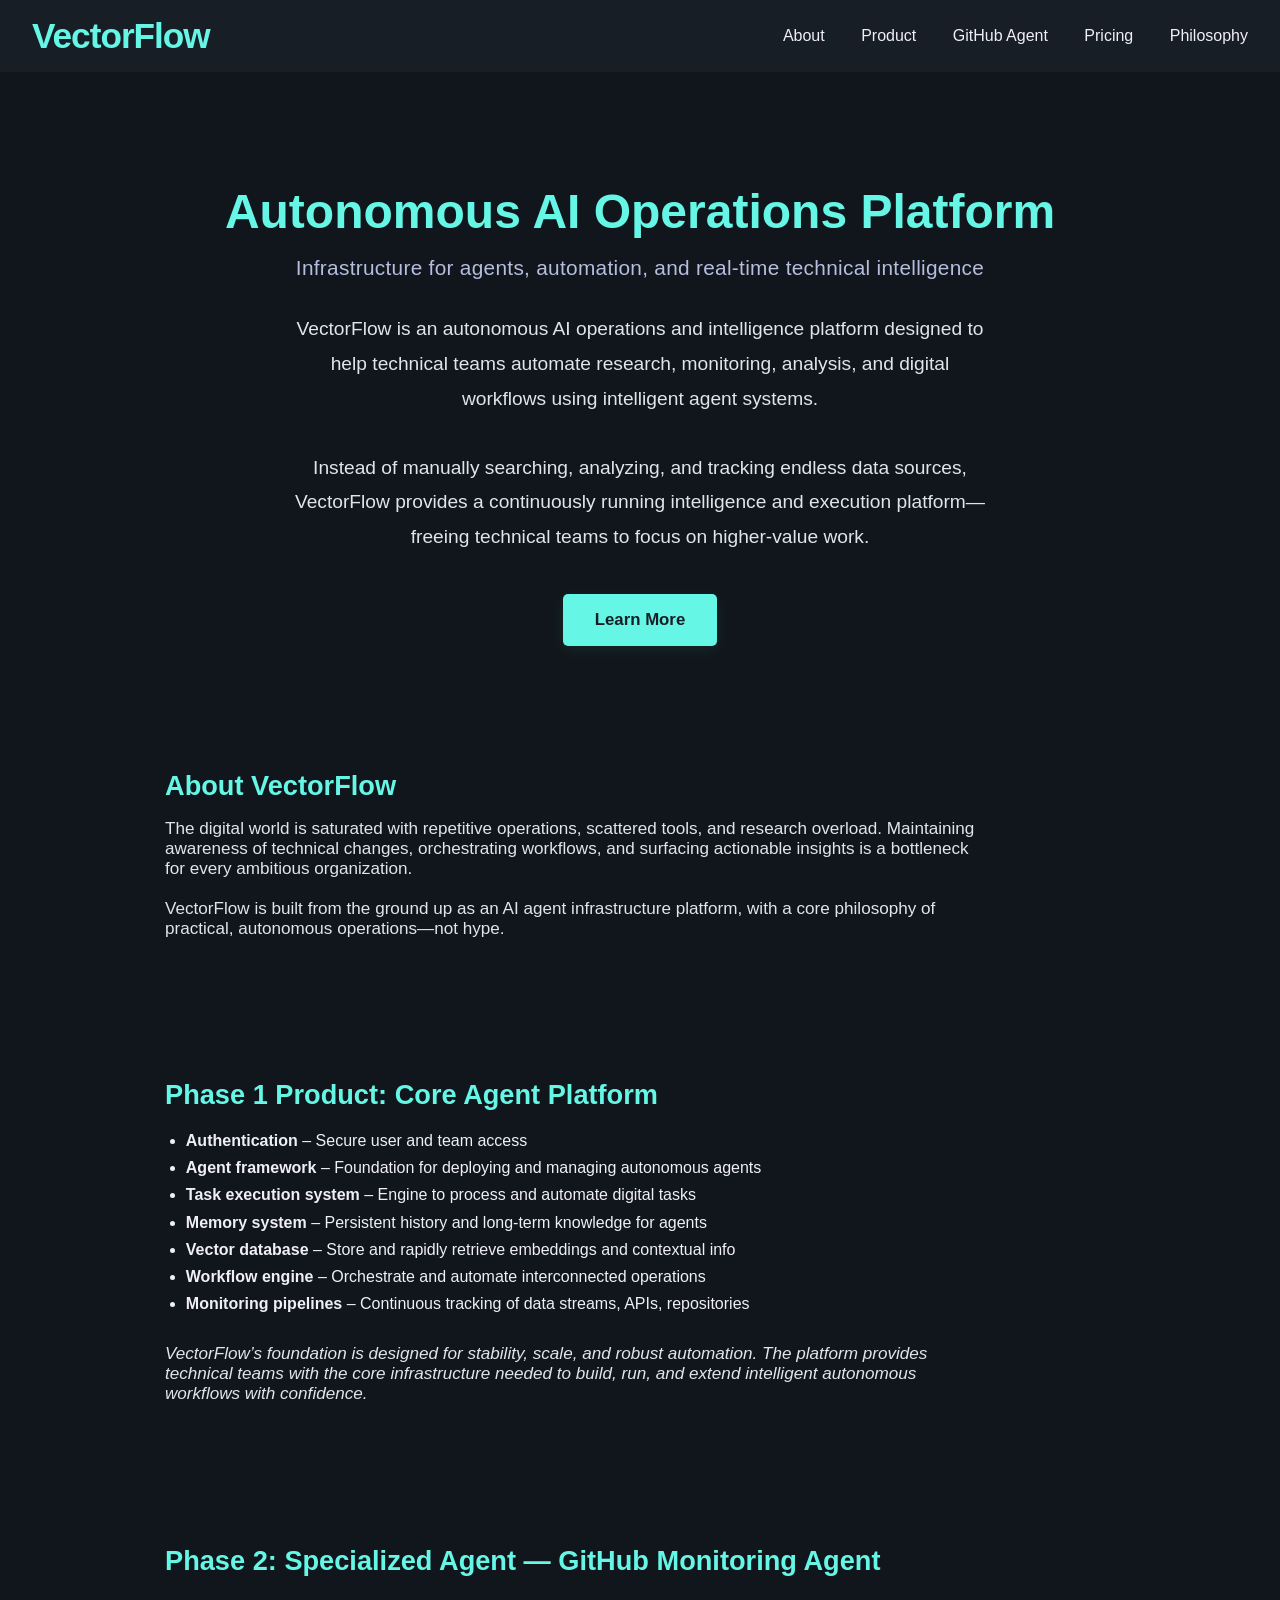
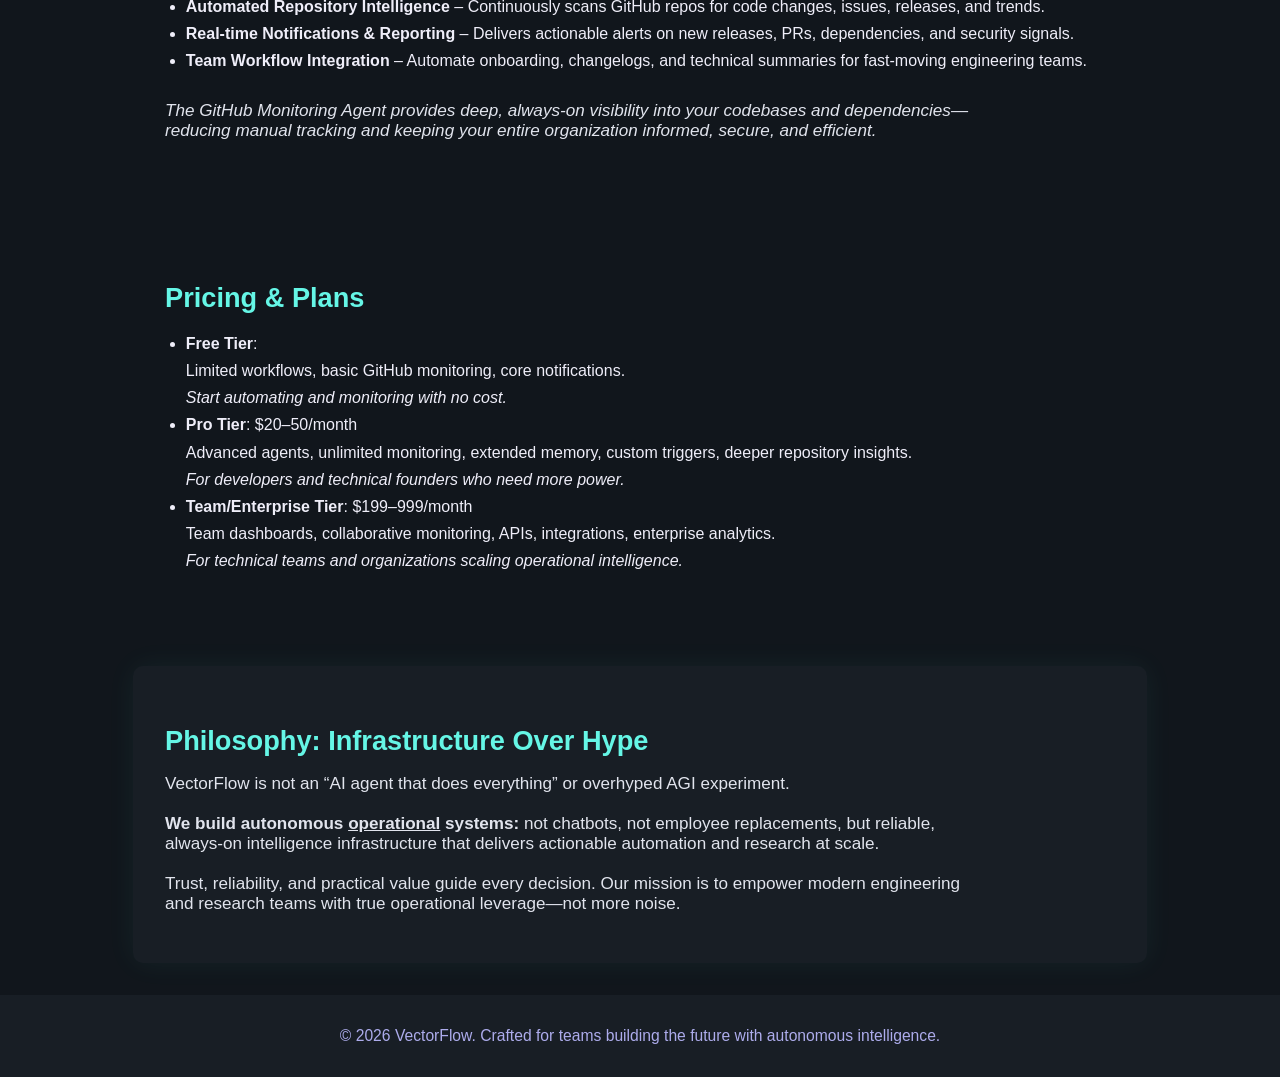
<file: index.html>
<!DOCTYPE html>
<html lang="en">
<head>
  <meta charset="UTF-8">
  <title>VectorFlow – Autonomous AI Operations Platform</title>
  <meta name="description" content="VectorFlow is an autonomous AI operations and intelligence platform empowering technical teams to automate research, monitoring, analysis, and digital workflows using intelligent agent systems.">
  <meta name="viewport" content="width=device-width, initial-scale=1">
  <link rel="icon" href="favicon.ico" type="image/x-icon">
  <style>
    body {
      font-family: 'Inter', Arial, sans-serif;
      margin: 0;
      background: #11161c;
      color: #efeef9;
    }
    header {
      background: #181e25;
      padding: 1rem 2rem;
      display: flex;
      align-items: center;
      justify-content: space-between;
    }
    .logo {
      font-size: 2.2rem;
      font-weight: 700;
      color: #65f6e6;
      letter-spacing: -1px;
    }
    nav a {
      color: #efeef9;
      text-decoration: none;
      margin-left: 2rem;
      font-weight: 500;
      transition: color 0.2s;
    }
    nav a:hover { color: #65f6e6; }
    .hero {
      padding: 5rem 2rem 2rem 2rem;
      text-align: center;
    }
    .hero h1 {
      font-size: 3rem;
      color: #65f6e6;
      margin-bottom: 1rem;
    }
    .hero h2 {
      font-size: 1.3rem;
      font-weight: 400;
      color: #b5bede;
      margin-bottom: 2rem;
      letter-spacing: 0.3px;
    }
    .hero p {
      font-size: 1.2rem;
      max-width: 700px;
      margin: 0 auto 2.5rem auto;
      color: #e1e4ed;
      line-height: 1.8;
    }
    .cta {
      display: inline-block;
      background: #65f6e6;
      color: #181e25;
      font-weight: 700;
      padding: 1rem 2rem;
      border-radius: 5px;
      font-size: 1.05rem;
      text-decoration: none;
      box-shadow: 0 4px 16px rgba(80,250,214,0.08);
      transition: background 0.2s;
    }
    .cta:hover { background: #2de1a2; }
    section {
      padding: 4rem 2rem 2rem 2rem;
      max-width: 950px;
      margin: 0 auto;
    }
    section h3 {
      color: #65f6e6;
      margin-bottom: 1rem;
      font-weight: 700;
      font-size: 1.7rem;
    }
    section ul {
      padding-left: 1.3rem;
      line-height: 1.7;
      margin-bottom: 1.7rem;
    }
    section p {
      color: #e1e4ed;
      max-width: 820px;
      font-size: 1.07rem;
    }
    .philosophy {
      background: #181e25;
      border-radius: 10px;
      padding: 2rem;
      margin-top: 2rem;
      box-shadow: 0 0 30px rgba(80,250,214,0.06);
    }
    .footer {
      margin: 2rem 0 0 0;
      padding: 2rem 0;
      background: #181e25;
      text-align: center;
      color: #adacec;
      font-size: 0.98rem;
    }
    @media (max-width: 600px) {
      header { flex-direction: column; align-items: flex-start; gap: 1rem; }
      .hero, section { padding: 2.4rem 0.7rem 1.5rem 0.7rem; }
      .hero h1 { font-size: 2.1rem; }
      .hero h2 { font-size: 1rem; }
    }
  </style>
</head>
<body>
  <header>
    <div class="logo">VectorFlow</div>
    <nav>
      <a href="#about">About</a>
      <a href="#product">Product</a>
      <a href="#github-agent">GitHub Agent</a>
      <a href="#pricing">Pricing</a>
      <a href="#philosophy">Philosophy</a>
    </nav>
  </header>
  <main>
    <div class="hero">
      <h1>Autonomous AI Operations Platform</h1>
      <h2>Infrastructure for agents, automation, and real-time technical intelligence</h2>
      <p>
        VectorFlow is an autonomous AI operations and intelligence platform designed to help technical teams automate research, monitoring, analysis, and digital workflows using intelligent agent systems.
        <br><br>
        Instead of manually searching, analyzing, and tracking endless data sources, VectorFlow provides a continuously running intelligence and execution platform—freeing technical teams to focus on higher-value work.
      </p>
      <a class="cta" href="#product">Learn More</a>
    </div>
    <section id="about">
      <h3>About VectorFlow</h3>
      <p>
        The digital world is saturated with repetitive operations, scattered tools, and research overload. 
        Maintaining awareness of technical changes, orchestrating workflows, and surfacing actionable insights is a bottleneck for every ambitious organization.
        <br><br>
        VectorFlow is built from the ground up as an AI agent infrastructure platform, with a core philosophy of practical, autonomous operations—not hype. 
      </p>
    </section>
    <section id="product">
      <h3>Phase 1 Product: Core Agent Platform</h3>
      <ul>
        <li><strong>Authentication</strong> – Secure user and team access</li>
        <li><strong>Agent framework</strong> – Foundation for deploying and managing autonomous agents</li>
        <li><strong>Task execution system</strong> – Engine to process and automate digital tasks</li>
        <li><strong>Memory system</strong> – Persistent history and long-term knowledge for agents</li>
        <li><strong>Vector database</strong> – Store and rapidly retrieve embeddings and contextual info</li>
        <li><strong>Workflow engine</strong> – Orchestrate and automate interconnected operations</li>
        <li><strong>Monitoring pipelines</strong> – Continuous tracking of data streams, APIs, repositories</li>
      </ul>
      <p>
        <em>VectorFlow’s foundation is designed for stability, scale, and robust automation. The platform provides technical teams with the core infrastructure needed to build, run, and extend intelligent autonomous workflows with confidence.</em>
      </p>
    </section>
    <section id="github-agent">
      <h3>Phase 2: Specialized Agent — GitHub Monitoring Agent</h3>
      <ul>
        <li><strong>Automated Repository Intelligence</strong> – Continuously scans GitHub repos for code changes, issues, releases, and trends.</li>
        <li><strong>Real-time Notifications & Reporting</strong> – Delivers actionable alerts on new releases, PRs, dependencies, and security signals.</li>
        <li><strong>Team Workflow Integration</strong> – Automate onboarding, changelogs, and technical summaries for fast-moving engineering teams.</li>
      </ul>
      <p>
        <em>The GitHub Monitoring Agent provides deep, always-on visibility into your codebases and dependencies—reducing manual tracking and keeping your entire organization informed, secure, and efficient.</em>
      </p>
    </section>
    <section id="pricing">
      <h3>Pricing & Plans</h3>
      <ul>
        <li><strong>Free Tier</strong>:<br>Limited workflows, basic GitHub monitoring, core notifications.<br><i>Start automating and monitoring with no cost.</i></li>
        <li><strong>Pro Tier</strong>: $20–50/month<br>Advanced agents, unlimited monitoring, extended memory, custom triggers, deeper repository insights.<br><i>For developers and technical founders who need more power.</i></li>
        <li><strong>Team/Enterprise Tier</strong>: $199–999/month<br>Team dashboards, collaborative monitoring, APIs, integrations, enterprise analytics.<br><i>For technical teams and organizations scaling operational intelligence.</i></li>
      </ul>
    </section>
    <section id="philosophy" class="philosophy">
      <h3>Philosophy: Infrastructure Over Hype</h3>
      <p>
        VectorFlow is not an “AI agent that does everything” or overhyped AGI experiment.
        <br><br>
        <strong>We build autonomous <u>operational</u> systems:</strong>  
        not chatbots, not employee replacements, but reliable, always-on intelligence infrastructure that delivers actionable automation and research at scale.
        <br><br>
        Trust, reliability, and practical value guide every decision. Our mission is to empower modern engineering and research teams with true operational leverage—not more noise.
      </p>
    </section>
  </main>
  <footer class="footer">
    &copy; 2026 VectorFlow. Crafted for teams building the future with autonomous intelligence.
  </footer>
</body>
</html>
</file>
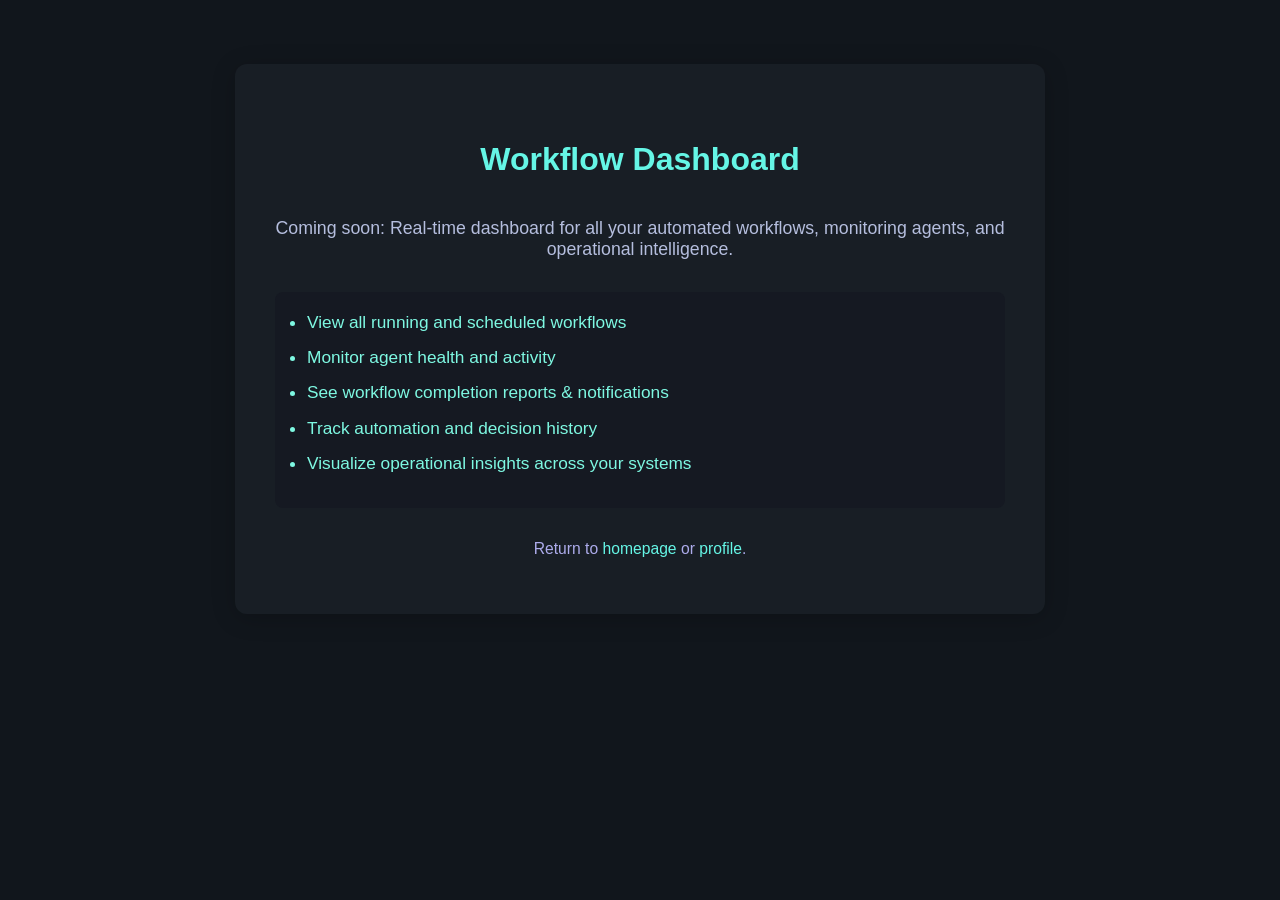
<file: dashboard.html>
<!DOCTYPE html>
<html lang="en">
<head>
  <meta charset="UTF-8">
  <title>Dashboard | VectorFlow</title>
  <meta name="description" content="Your VectorFlow workflow and automation dashboard.">
  <meta name="viewport" content="width=device-width, initial-scale=1">
  <link rel="icon" href="favicon.ico" type="image/x-icon">
  <style>
    body { background: #11161c; color: #efeef9; font-family: 'Inter', Arial, sans-serif; }
    .container { max-width: 730px; margin: 4rem auto 0 auto; background: #181e25; border-radius: 12px; box-shadow: 0 4px 24px #0003; padding: 3.5rem 2.5rem; }
    h1 { text-align: center; color: #65f6e6; font-size: 2rem; }
    .coming { color: #b5bede; text-align: center; margin: 2.5rem 0 1.5rem 0; font-size: 1.11rem; }
    ul { background: #151922; border-radius: 8px; padding: 1.2rem 2rem; margin: 2rem 0; }
    ul li { margin-bottom: 0.9rem; font-size: 1.08rem; color: #7ef8e2; }
    .note { color: #adacec; text-align: center; font-size: 0.98rem; margin: 2rem 0 0 0; }
    a { color: #65f6e6; text-decoration: none; }
    a:hover { text-decoration: underline; }
  </style>
</head>
<body>
  <div class="container">
    <h1>Workflow Dashboard</h1>
    <div class="coming">Coming soon: Real-time dashboard for all your automated workflows, monitoring agents, and operational intelligence.</div>
    <ul>
      <li>View all running and scheduled workflows</li>
      <li>Monitor agent health and activity</li>
      <li>See workflow completion reports & notifications</li>
      <li>Track automation and decision history</li>
      <li>Visualize operational insights across your systems</li>
    </ul>
    <div class="note">Return to <a href="index.html">homepage</a> or <a href="profile.html">profile</a>.</div>
  </div>
</body>
</html>
</file>
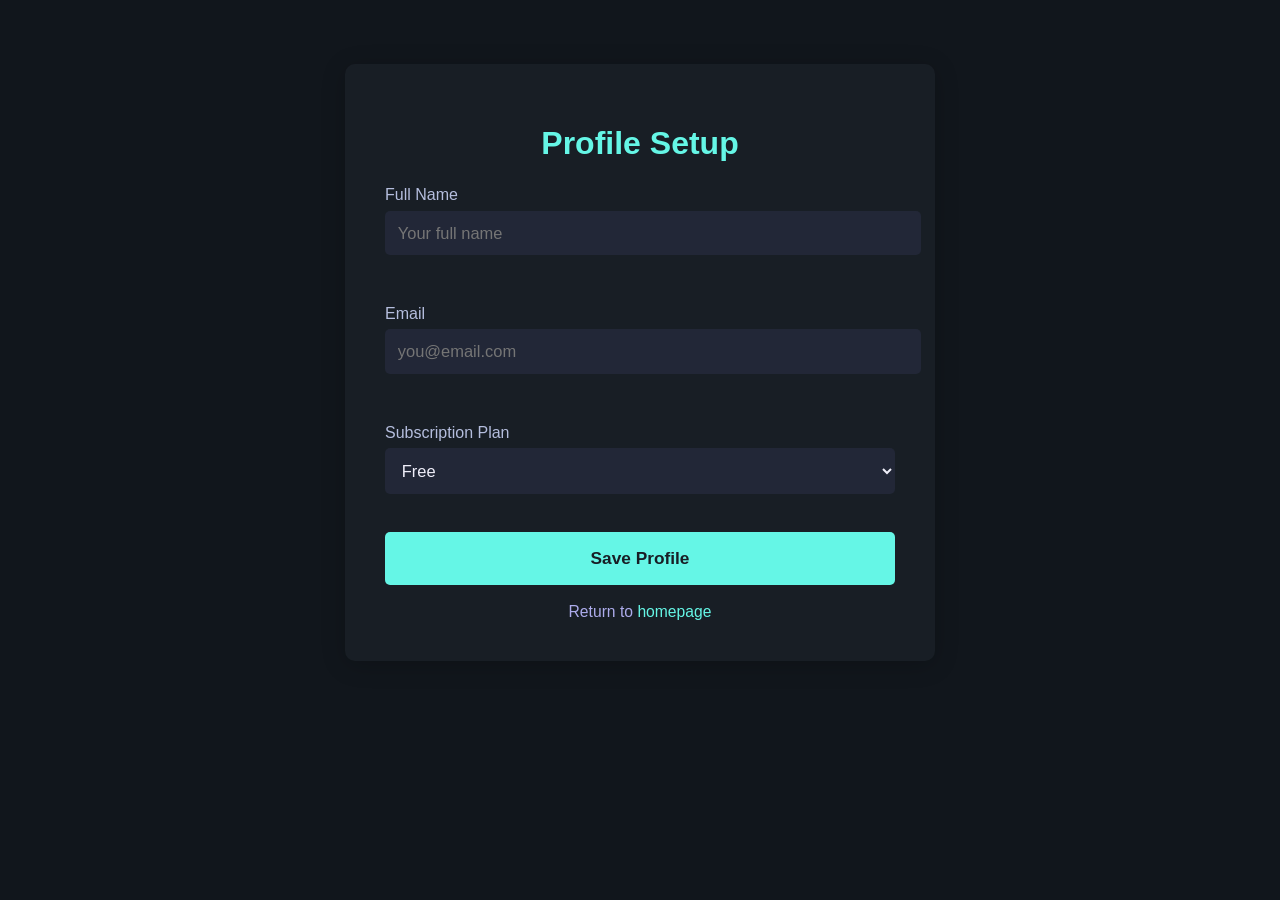
<file: profile.html>
<!DOCTYPE html>
<html lang="en">
<head>
  <meta charset="UTF-8">
  <title>Profile | VectorFlow</title>
  <meta name="description" content="Create your VectorFlow profile and select a subscription plan.">
  <meta name="viewport" content="width=device-width, initial-scale=1">
  <link rel="icon" href="favicon.ico" type="image/x-icon">
  <style>
    body { background: #11161c; color: #efeef9; font-family: 'Inter', Arial, sans-serif; padding: 0; margin: 0; }
    .container { max-width: 510px; margin: 4rem auto 0 auto; background: #181e25; border-radius: 10px; box-shadow: 0 4px 24px #0003; padding: 2.5rem; }
    h1 { text-align: center; color: #65f6e6; }
    label { display: block; margin-top: 1.5rem; color: #b5bede; }
    input, select { width: 100%; margin-top: 0.4rem; margin-bottom: 1.6rem; padding: 0.8rem; border-radius: 5px; border: none; background: #222737; color: #efeef9; font-size: 1.03rem; }
    button { width: 100%; background: #65f6e6; color: #181e25; font-weight: 600; font-size: 1.08rem; border-radius: 5px; border: none; padding: 1rem; cursor: pointer; margin-top: 0.8rem; }
    button:hover { background: #2de1a2; }
    .note { color: #adacec; text-align: center; font-size: 0.98rem; margin: 1.1rem 0 0 0; }
    .confirmation { margin: 1.5rem 0 0 0; color: #56e299; text-align: center; font-size: 1.11rem; }
    a { color: #65f6e6; text-decoration: none; font-weight: 500; }
    a:hover { text-decoration: underline; }
  </style>
  <script>
    function handleSubmit(e) {
      e.preventDefault();
      document.getElementById('confirmation').style.display = 'block';
    }
  </script>
</head>
<body>
  <div class="container">
    <h1>Profile Setup</h1>
    <form onsubmit="handleSubmit(event)">
      <label for="name">Full Name</label>
      <input id="name" name="name" required placeholder="Your full name" />
      <label for="email">Email</label>
      <input id="email" name="email" type="email" required placeholder="you@email.com" />
      <label for="subscription">Subscription Plan</label>
      <select id="subscription" name="subscription" required>
        <option value="free">Free</option>
        <option value="pro">Pro ($20–50/mo)</option>
        <option value="team">Team/Enterprise ($199–999/mo)</option>
      </select>
      <button type="submit">Save Profile</button>
      <div id="confirmation" class="confirmation" style="display:none">Profile saved! Subscription plan selected.</div>
    </form>
    <div class="note">Return to <a href="index.html">homepage</a></div>
  </div>
</body>
</html>
</file>
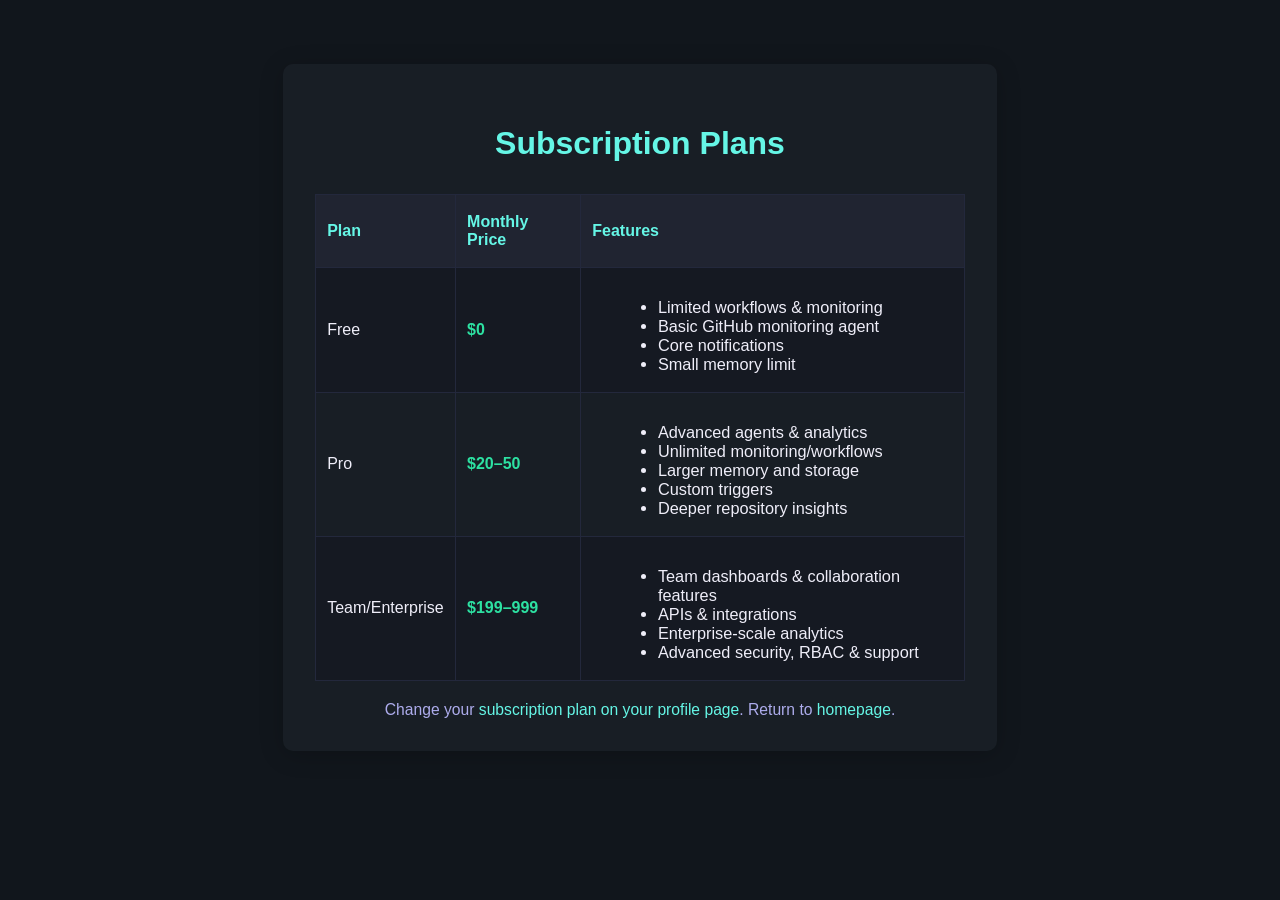
<file: subscription.html>
<!DOCTYPE html>
<html lang="en">
<head>
  <meta charset="UTF-8">
  <title>Subscription Plans | VectorFlow</title>
  <meta name="description" content="Compare VectorFlow subscription tiers: Free, Pro, Team/Enterprise.">
  <meta name="viewport" content="width=device-width, initial-scale=1">
  <link rel="icon" href="favicon.ico" type="image/x-icon">
  <style>
    body { background: #11161c; color: #efeef9; font-family: 'Inter', Arial, sans-serif; }
    .container { max-width: 650px; margin: 4rem auto; background: #181e25; border-radius: 10px; box-shadow: 0 4px 24px #0003; padding: 2.5rem 2rem 2rem 2rem; }
    h1 { text-align: center; color: #65f6e6; }
    table { width: 100%; border-collapse: collapse; background: #181e25; margin-top: 2rem; }
    th, td { border: 1px solid #23283c; padding: 1.1rem 0.7rem; text-align: left; }
    th { background: #202431; color: #65f6e6; font-weight: 700; }
    tr:nth-child(even) { background: #151922; }
    td .price { color: #2de1a2; font-weight: 700; }
    ul { margin: 0.8rem 0 0 1.6rem; font-size: 1.02rem; }
    a { color: #65f6e6; text-decoration: none; }
    a:hover { text-decoration: underline; }
    .note { color: #adacec; text-align: center; font-size: 0.98rem; margin: 1.3rem 0 0 0; }
  </style>
</head>
<body>
  <div class="container">
    <h1>Subscription Plans</h1>
    <table>
      <tr>
        <th>Plan</th>
        <th>Monthly Price</th>
        <th>Features</th>
      </tr>
      <tr>
        <td>Free</td>
        <td><span class="price">$0</span></td>
        <td>
          <ul>
            <li>Limited workflows & monitoring</li>
            <li>Basic GitHub monitoring agent</li>
            <li>Core notifications</li>
            <li>Small memory limit</li>
          </ul>
        </td>
      </tr>
      <tr>
        <td>Pro</td>
        <td><span class="price">$20–50</span></td>
        <td>
          <ul>
            <li>Advanced agents & analytics</li>
            <li>Unlimited monitoring/workflows</li>
            <li>Larger memory and storage</li>
            <li>Custom triggers</li>
            <li>Deeper repository insights</li>
          </ul>
        </td>
      </tr>
      <tr>
        <td>Team/Enterprise</td>
        <td><span class="price">$199–999</span></td>
        <td>
          <ul>
            <li>Team dashboards & collaboration features</li>
            <li>APIs & integrations</li>
            <li>Enterprise-scale analytics</li>
            <li>Advanced security, RBAC & support</li>
          </ul>
        </td>
      </tr>
    </table>
    <div class="note">Change your <a href="profile.html">subscription plan on your profile page</a>. Return to <a href="index.html">homepage</a>.</div>
  </div>
</body>
</html>
</file>
